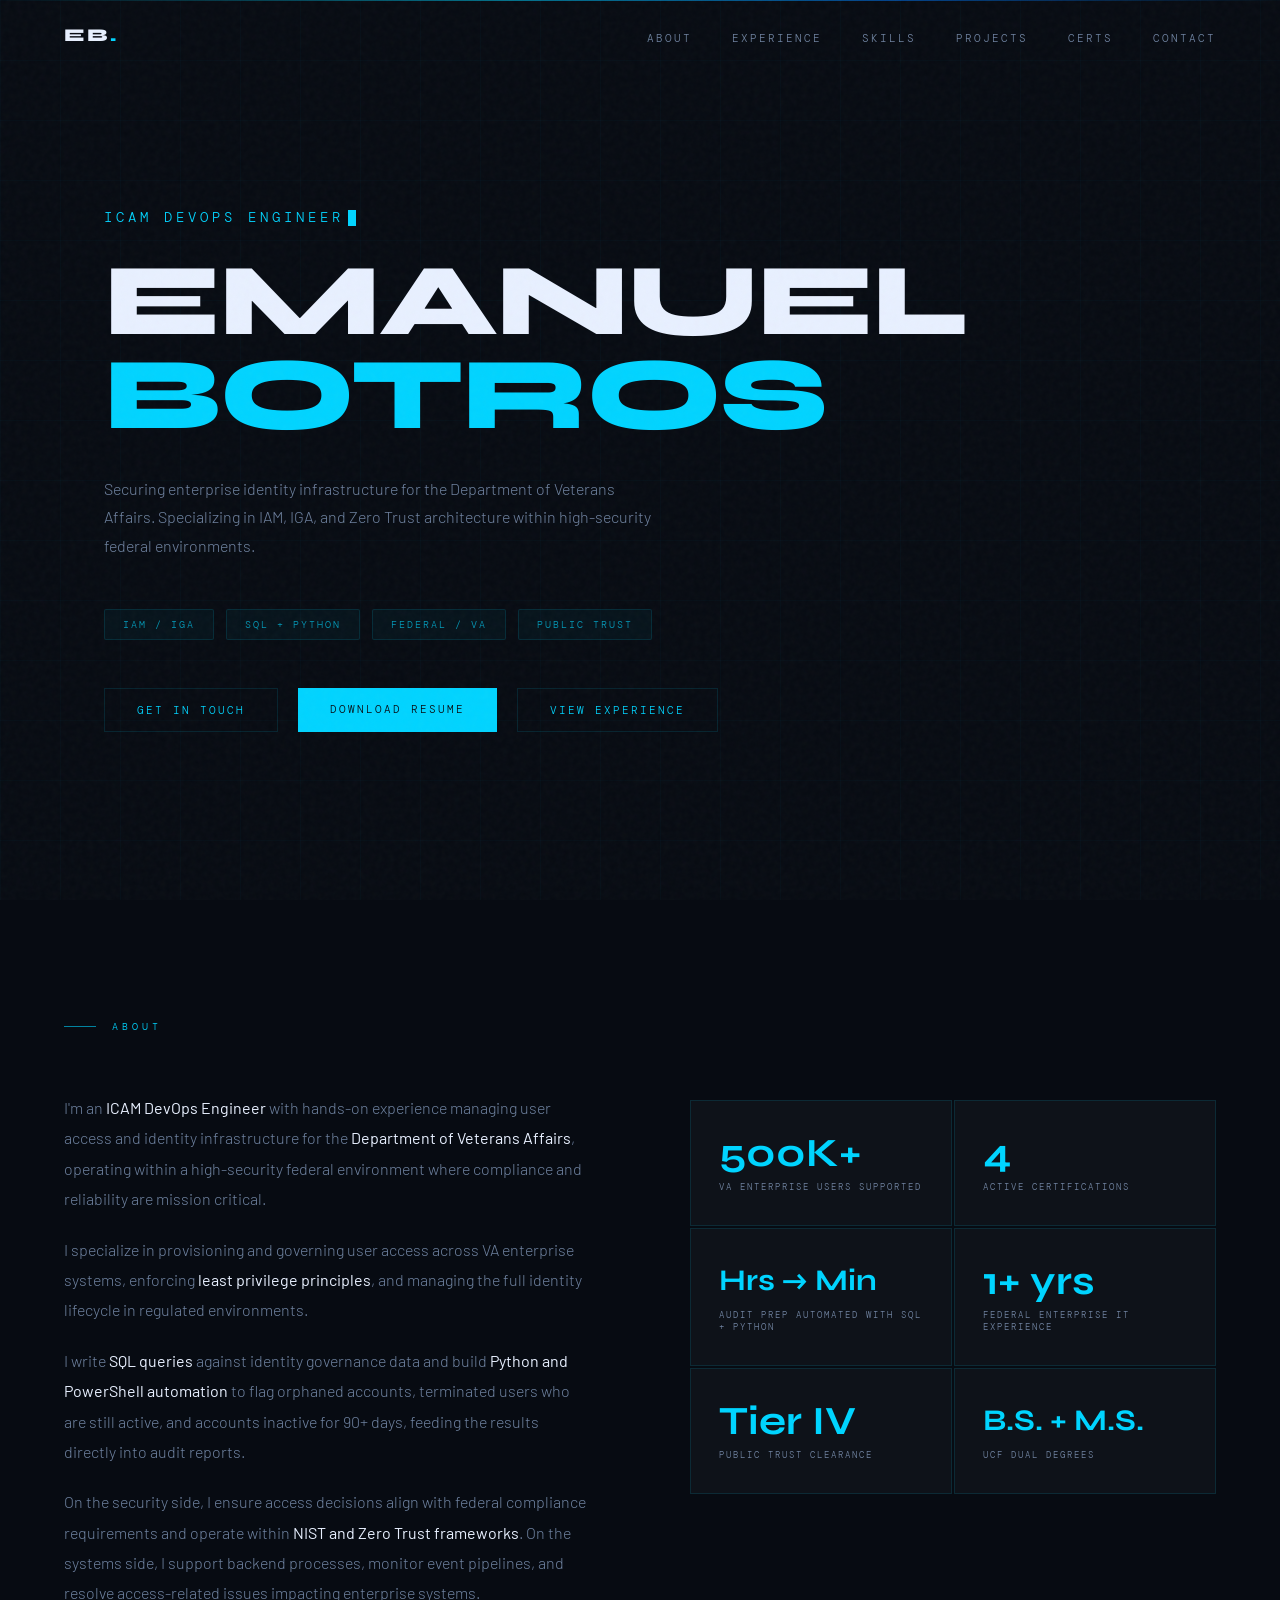
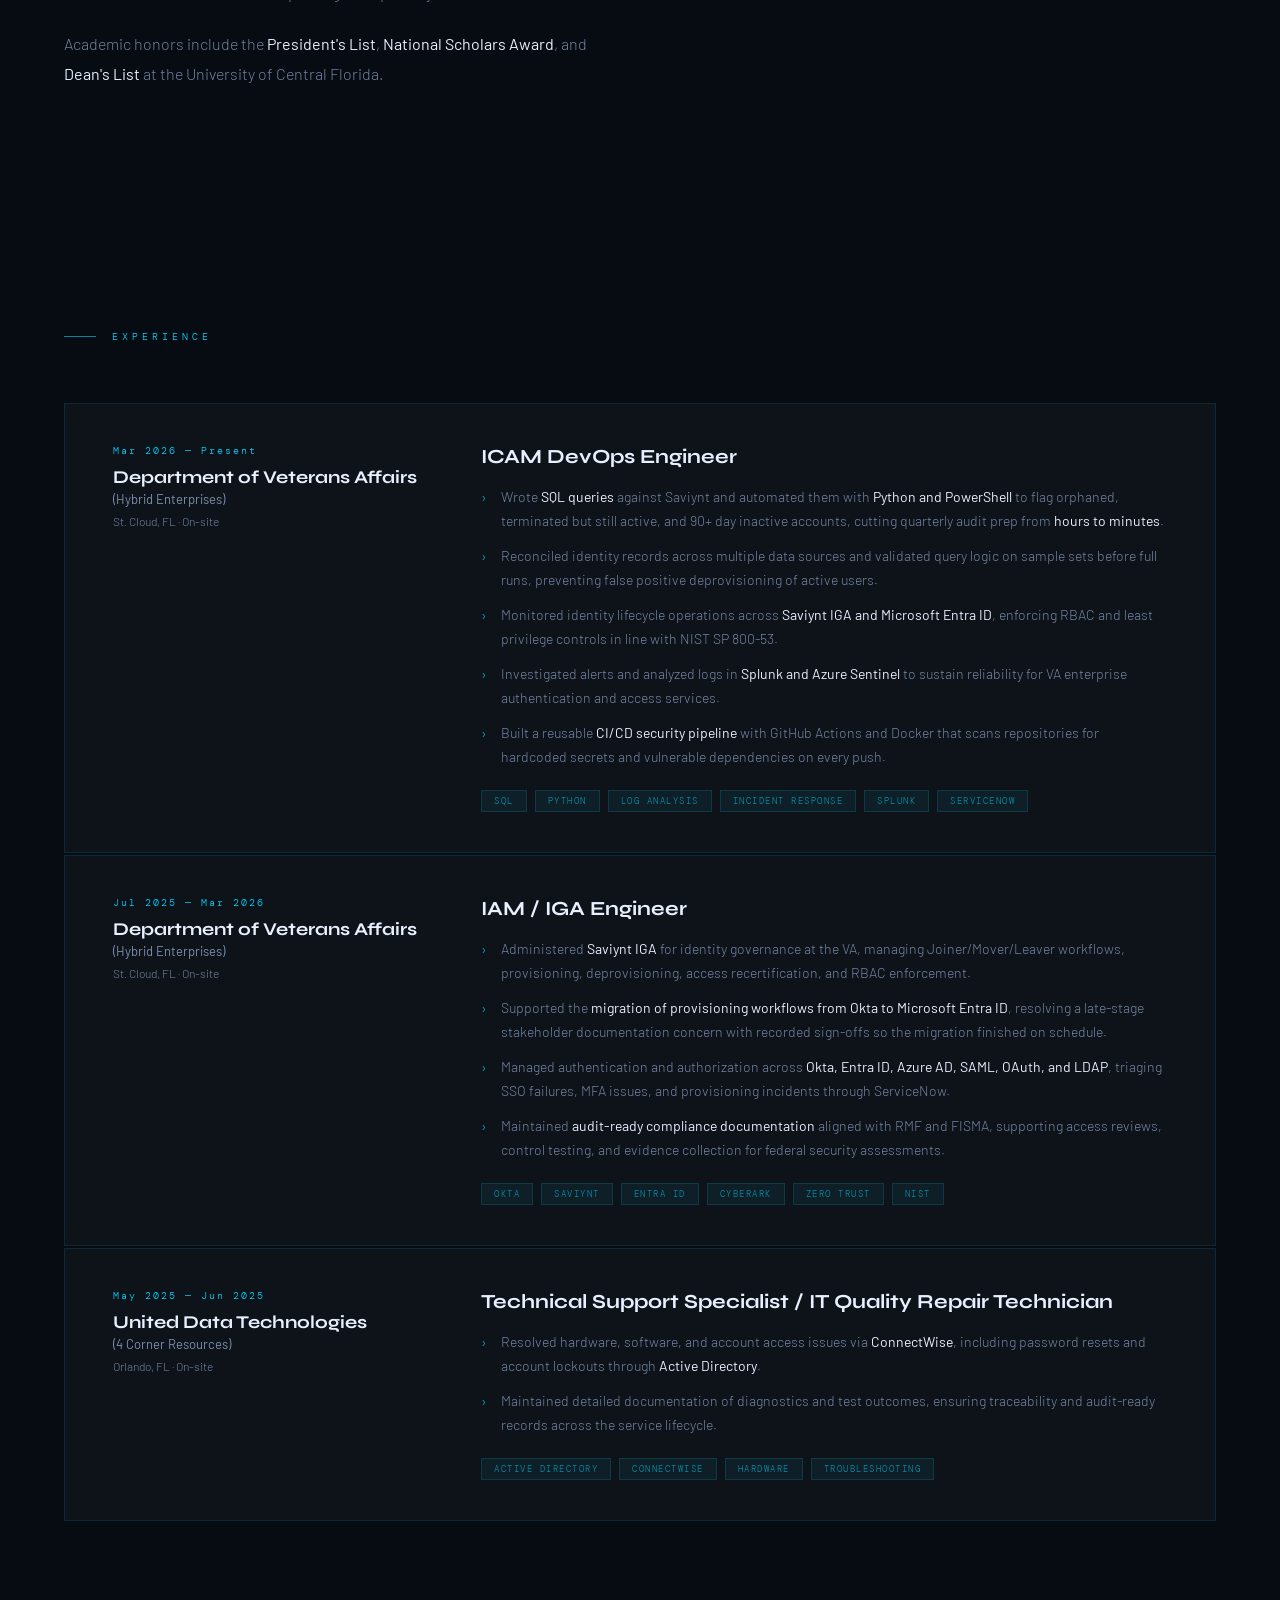
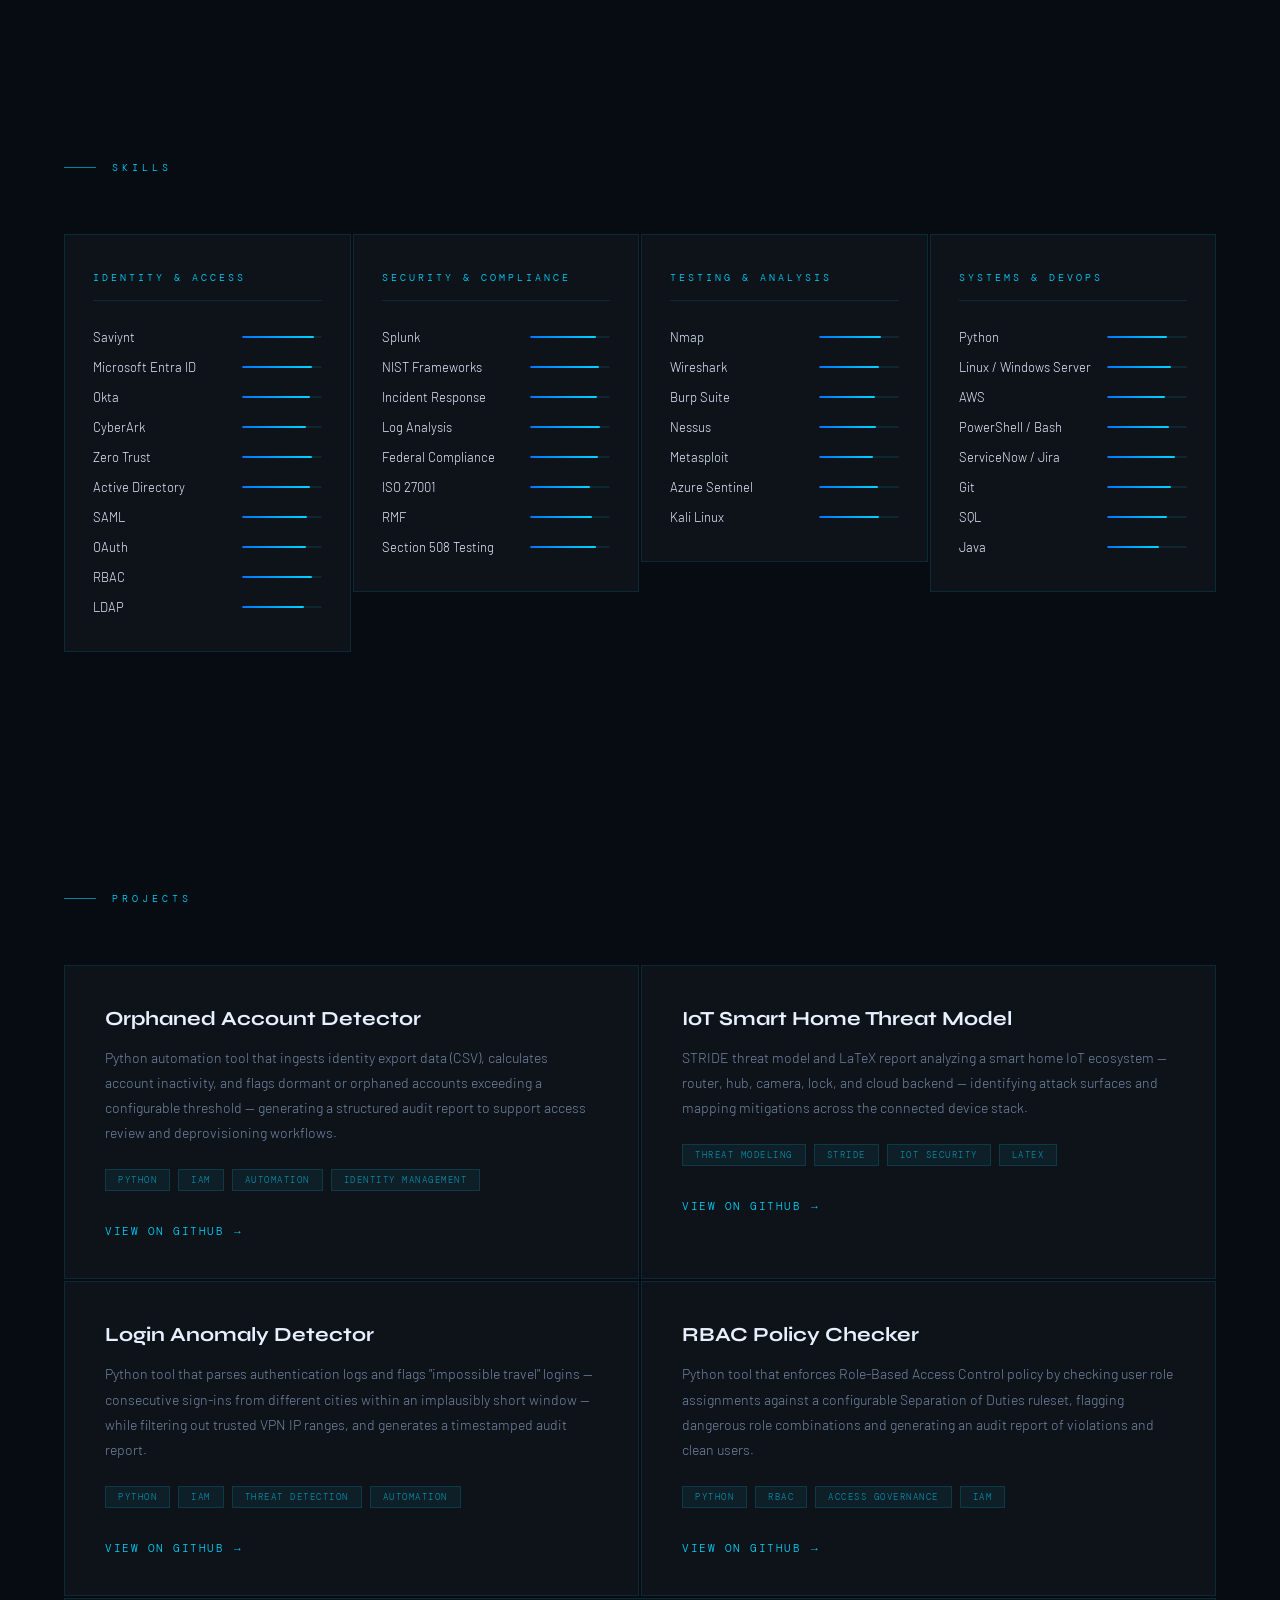
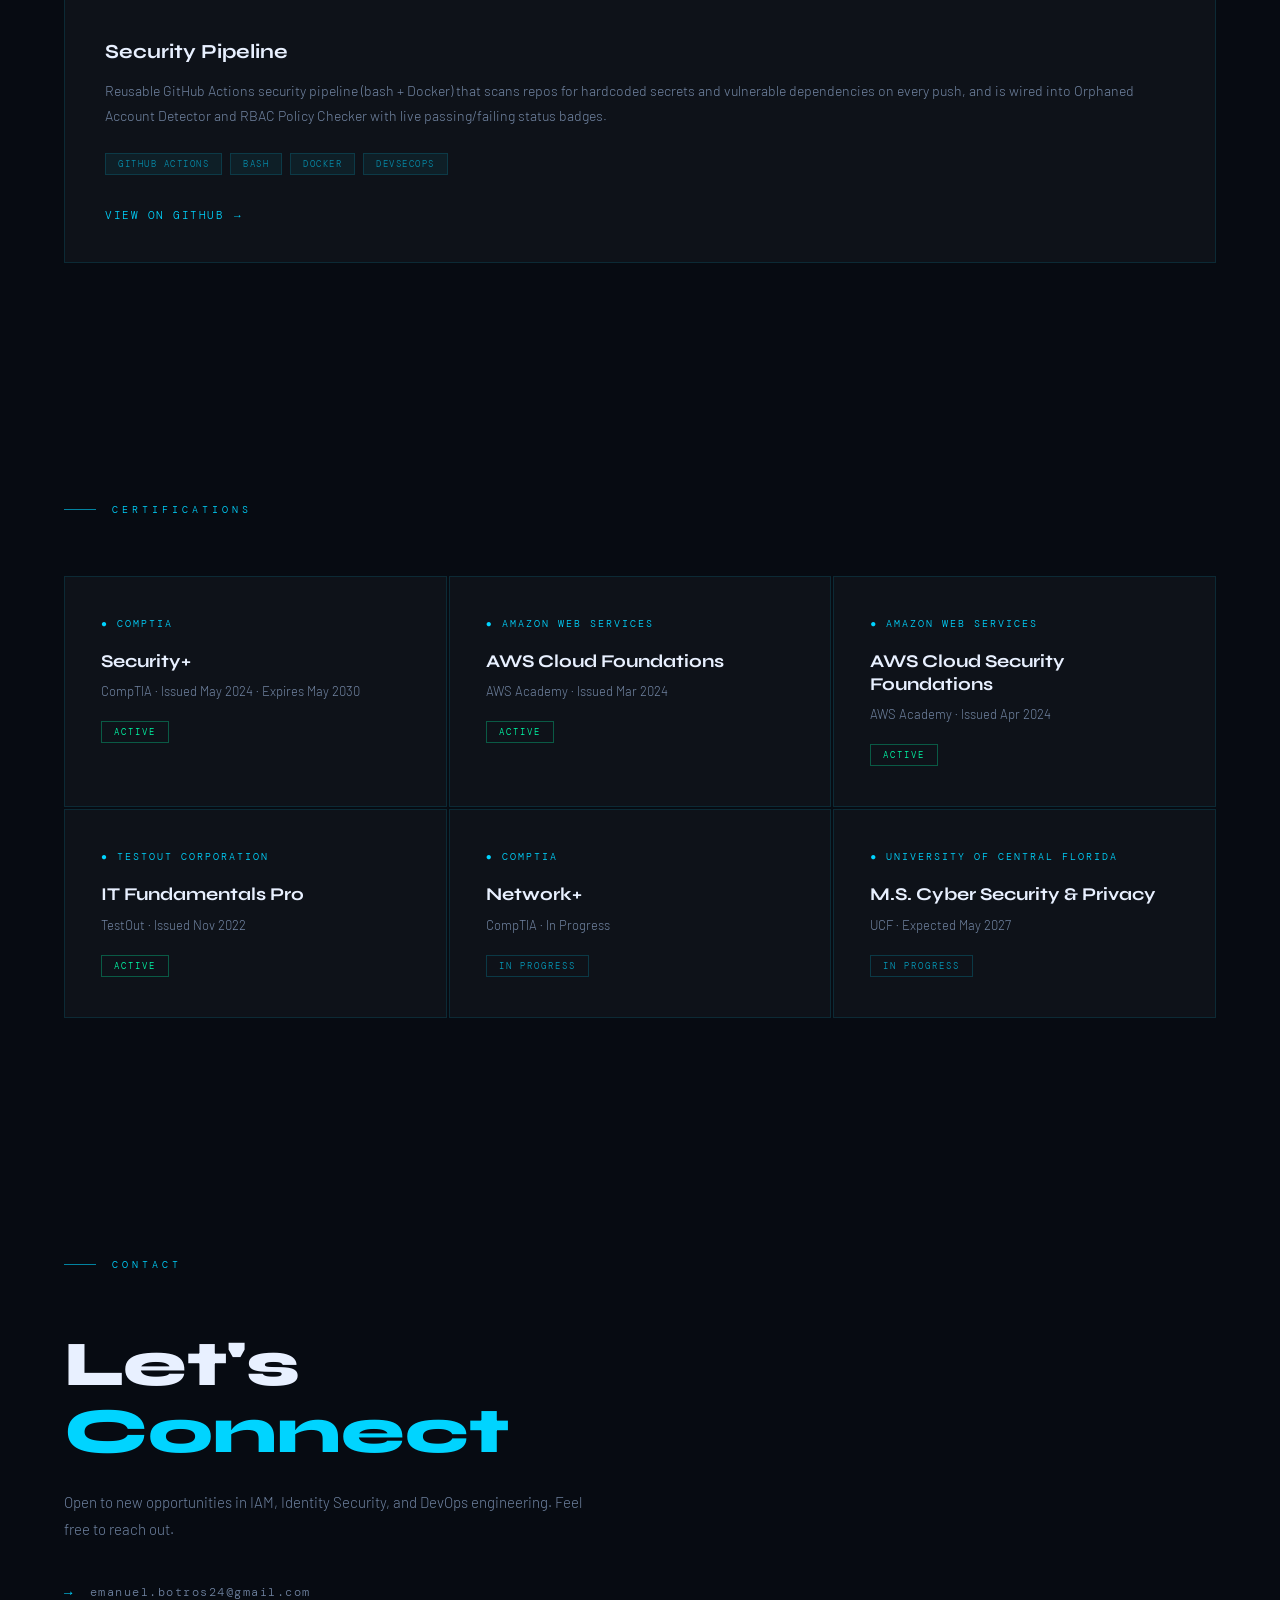
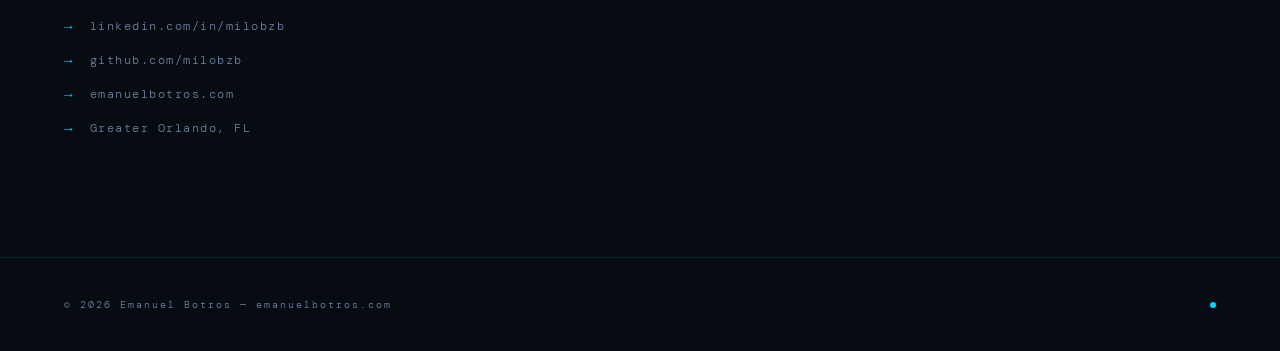
<file: index.html>
<!DOCTYPE html>
<html lang="en">
<head>
<meta charset="UTF-8">
<meta name="viewport" content="width=device-width, initial-scale=1.0">
<title>Emanuel Botros — ICAM DevOps Engineer</title>
<link rel="preconnect" href="https://fonts.googleapis.com">
<link href="https://fonts.googleapis.com/css2?family=Syne:wght@400;700;800&family=DM+Mono:wght@300;400&family=Barlow:wght@300;400&display=swap" rel="stylesheet">
<style>
  :root {
    --bg: #070b12;
    --bg2: #0a0f1a;
    --accent: #00d4ff;
    --accent2: #0077ff;
    --text: #e8f0ff;
    --muted: rgba(180,210,255,0.6);
    --border: rgba(0,212,255,0.12);
    --card: rgba(255,255,255,0.03);
  }

  * { margin: 0; padding: 0; box-sizing: border-box; }

  html { scroll-behavior: smooth; }

  body {
    background: var(--bg);
    color: var(--text);
    font-family: 'Barlow', sans-serif;
    font-weight: 300;
    overflow-x: hidden;
  }

  /* ── NOISE OVERLAY ── */
  body::before {
    content: '';
    position: fixed;
    inset: 0;
    background-image: url("data:image/svg+xml,%3Csvg viewBox='0 0 200 200' xmlns='http://www.w3.org/2000/svg'%3E%3Cfilter id='n'%3E%3CfeTurbulence type='fractalNoise' baseFrequency='0.75' numOctaves='4' stitchTiles='stitch'/%3E%3C/filter%3E%3Crect width='100%25' height='100%25' filter='url(%23n)' opacity='0.03'/%3E%3C/svg%3E");
    pointer-events: none;
    z-index: 1000;
  }

  /* ── GRID BACKGROUND ── */
  .grid-bg {
    position: fixed;
    inset: 0;
    background-image:
      linear-gradient(rgba(0,212,255,0.025) 1px, transparent 1px),
      linear-gradient(90deg, rgba(0,212,255,0.025) 1px, transparent 1px);
    background-size: 60px 60px;
    pointer-events: none;
  }

  /* ── GRID SPOTLIGHT (follows the mouse on desktop) ── */
  .grid-spot {
    position: fixed;
    inset: 0;
    pointer-events: none;
    opacity: 0;
    transition: opacity 0.6s ease;
    background-image:
      radial-gradient(circle 340px at var(--mx, 50%) var(--my, 50%), rgba(0,212,255,0.09), rgba(0,212,255,0.03) 45%, transparent 75%),
      linear-gradient(rgba(0,212,255,0.28) 1px, transparent 1px),
      linear-gradient(90deg, rgba(0,212,255,0.28) 1px, transparent 1px);
    background-size: 100% 100%, 60px 60px, 60px 60px;
    -webkit-mask-image: radial-gradient(circle 320px at var(--mx, 50%) var(--my, 50%), rgba(0,0,0,1) 0%, rgba(0,0,0,0.55) 30%, rgba(0,0,0,0.18) 60%, transparent 100%);
            mask-image: radial-gradient(circle 320px at var(--mx, 50%) var(--my, 50%), rgba(0,0,0,1) 0%, rgba(0,0,0,0.55) 30%, rgba(0,0,0,0.18) 60%, transparent 100%);
    will-change: mask-image, -webkit-mask-image;
  }

  .grid-spot.on { opacity: 1; }

  @media (prefers-reduced-motion: reduce) {
    .grid-spot { display: none; }
  }

  /* ── NAV ── */
  nav {
    position: fixed;
    top: 0;
    left: 0;
    right: 0;
    z-index: 100;
    padding: 24px 64px;
    display: flex;
    justify-content: space-between;
    align-items: center;
    background: transparent;
    transition: background 0.35s ease, backdrop-filter 0.35s ease, padding 0.35s ease;
  }

  /* Nav stays see-through at the top, then fades in a backdrop once you scroll */
  nav.scrolled {
    background: linear-gradient(to bottom, rgba(7,11,18,0.95) 0%, rgba(7,11,18,0) 100%);
    -webkit-backdrop-filter: blur(8px);
            backdrop-filter: blur(8px);
  }

  .nav-logo {
    font-family: 'Syne', sans-serif;
    font-weight: 800;
    font-size: 18px;
    letter-spacing: 2px;
    color: var(--text);
    text-decoration: none;
    text-transform: uppercase;
  }

  .nav-logo span { color: var(--accent); }

  .nav-links {
    display: flex;
    gap: 40px;
    list-style: none;
  }

  .nav-links a {
    font-family: 'DM Mono', monospace;
    font-size: 11px;
    letter-spacing: 2px;
    text-transform: uppercase;
    color: var(--muted);
    text-decoration: none;
    transition: color 0.3s;
  }

  .nav-links a:hover { color: var(--accent); }

  /* ── SECTIONS ── */
  section {
    padding: 120px 64px;
    position: relative;
  }

  .section-label {
    font-family: 'DM Mono', monospace;
    font-size: 10px;
    letter-spacing: 4px;
    text-transform: uppercase;
    color: var(--accent);
    margin-bottom: 60px;
    display: flex;
    align-items: center;
    gap: 16px;
  }

  .section-label::before {
    content: '';
    width: 32px;
    height: 1px;
    background: var(--accent);
    opacity: 0.6;
  }

  /* ── HERO ── */
  #hero {
    display: flex;
    flex-direction: column;
    justify-content: center;
    min-height: 100vh;
    padding-top: 160px;
    max-width: 1200px;
    margin: 0 auto;
  }

  .hero-eyebrow {
    font-family: 'DM Mono', monospace;
    font-size: 14px;
    letter-spacing: 4px;
    text-transform: uppercase;
    color: var(--accent);
    margin-bottom: 28px;
    opacity: 0;
    animation: fadeUp 0.8s ease forwards 0.2s;
  }

  .type-cursor {
    display: inline-block;
    width: 0.6em;
    height: 1.15em;
    margin-left: 4px;
    vertical-align: text-bottom;
    background: var(--accent);
    animation: blink 1s steps(1) infinite;
  }

  @keyframes blink { 50% { opacity: 0; } }

  @media (prefers-reduced-motion: reduce) {
    .type-cursor { animation: none; }
  }

  .hero-name {
    font-family: 'Syne', sans-serif;
    font-weight: 800;
    font-size: clamp(52px, 8vw, 110px);
    line-height: 0.92;
    letter-spacing: -2px;
    color: var(--text);
    margin-bottom: 32px;
    opacity: 0;
    animation: fadeUp 0.8s ease forwards 0.4s;
  }

  .hero-name .last { color: var(--accent); }

  .hero-desc {
    font-size: 16px;
    line-height: 1.8;
    color: var(--muted);
    max-width: 560px;
    margin-bottom: 48px;
    opacity: 0;
    animation: fadeUp 0.8s ease forwards 0.6s;
  }

  .hero-tags {
    display: flex;
    gap: 12px;
    flex-wrap: wrap;
    opacity: 0;
    animation: fadeUp 0.8s ease forwards 0.8s;
  }

  .tag {
    font-family: 'DM Mono', monospace;
    font-size: 10px;
    letter-spacing: 2px;
    text-transform: uppercase;
    color: rgba(0,212,255,0.7);
    border: 1px solid var(--border);
    padding: 8px 18px;
    border-radius: 2px;
    background: rgba(0,212,255,0.04);
  }

  .hero-cta {
    margin-top: 48px;
    display: flex;
    gap: 20px;
    opacity: 0;
    animation: fadeUp 0.8s ease forwards 1s;
  }

  .btn-primary {
    font-family: 'DM Mono', monospace;
    font-size: 11px;
    letter-spacing: 2px;
    text-transform: uppercase;
    color: var(--bg);
    background: var(--accent);
    border: none;
    padding: 14px 32px;
    cursor: pointer;
    text-decoration: none;
    transition: opacity 0.3s;
  }

  .btn-primary:hover { opacity: 0.85; }

  .btn-secondary {
    font-family: 'DM Mono', monospace;
    font-size: 11px;
    letter-spacing: 2px;
    text-transform: uppercase;
    color: var(--accent);
    background: transparent;
    border: 1px solid var(--border);
    padding: 14px 32px;
    cursor: pointer;
    text-decoration: none;
    transition: border-color 0.3s;
  }

  .btn-secondary:hover { border-color: var(--accent); }

  /* ── ABOUT ── */
  #about {
    max-width: 1200px;
    margin: 0 auto;
    display: grid;
    grid-template-columns: 1fr 1fr;
    gap: 100px;
    align-items: start;
  }

  .about-text {
    font-size: 16px;
    line-height: 1.9;
    color: var(--muted);
  }

  .about-text p + p { margin-top: 20px; }

  .about-text strong {
    color: var(--text);
    font-weight: 400;
  }

  .about-stats {
    display: grid;
    grid-template-columns: 1fr 1fr;
    gap: 2px;
    margin-top: 80px;
  }

  .stat-box {
    background: var(--card);
    border: 1px solid var(--border);
    padding: 32px 28px;
  }

  .stat-num {
    font-family: 'Syne', sans-serif;
    font-weight: 700;
    font-size: 40px;
    color: var(--accent);
    line-height: 1;
    margin-bottom: 8px;
  }

  .stat-num-sm { font-size: 30px; line-height: 1.33; }
  @media (min-width: 901px) and (max-width: 1150px) {
    .stat-num-sm { font-size: 24px; line-height: 1.67; }
  }

  .stat-label {
    font-family: 'DM Mono', monospace;
    font-size: 9px;
    letter-spacing: 2px;
    text-transform: uppercase;
    color: var(--muted);
  }

  /* ── EXPERIENCE ── */
  #experience {
    max-width: 1200px;
    margin: 0 auto;
  }

  .exp-list { display: flex; flex-direction: column; gap: 2px; }

  .exp-item {
    background: var(--card);
    border: 1px solid var(--border);
    padding: 40px 48px;
    display: grid;
    grid-template-columns: 320px 1fr;
    gap: 48px;
    transition: border-color 0.3s, background 0.3s;
    cursor: default;
  }

  .exp-item:hover {
    border-color: rgba(0,212,255,0.3);
    background: rgba(0,212,255,0.03);
  }

  .exp-meta { }

  .exp-period {
    font-family: 'DM Mono', monospace;
    font-size: 10px;
    letter-spacing: 2px;
    color: var(--accent);
    margin-bottom: 8px;
  }

  .exp-company {
    font-family: 'Syne', sans-serif;
    font-weight: 700;
    font-size: 18px;
    line-height: 1.35;
    color: var(--text);
    margin-bottom: 6px;
    white-space: nowrap;
  }

  .exp-contractor {
    display: block;
    font-family: 'Barlow', sans-serif;
    font-weight: 400;
    font-size: 13px;
    color: rgba(180,210,255,0.65);
    margin-top: 2px;
  }

  .exp-location {
    font-size: 12px;
    color: var(--muted);
  }

  .exp-role {
    font-family: 'Syne', sans-serif;
    font-weight: 700;
    font-size: 20px;
    color: var(--text);
    margin-bottom: 16px;
  }

  .exp-desc {
    font-size: 14px;
    line-height: 1.8;
    color: var(--muted);
    margin-bottom: 20px;
  }

  .exp-points {
    list-style: none;
    margin-bottom: 20px;
    display: flex;
    flex-direction: column;
    gap: 10px;
  }

  .exp-points li {
    font-size: 14px;
    line-height: 1.75;
    color: var(--muted);
    padding-left: 20px;
    position: relative;
  }

  .exp-points li::before {
    content: '›';
    position: absolute;
    left: 0;
    color: var(--accent);
  }

  .exp-points strong { color: var(--text); font-weight: 400; }

  .exp-tags {
    display: flex;
    gap: 8px;
    flex-wrap: wrap;
  }

  .exp-tag {
    font-family: 'DM Mono', monospace;
    font-size: 9px;
    letter-spacing: 1.5px;
    text-transform: uppercase;
    color: rgba(0,212,255,0.6);
    background: rgba(0,212,255,0.06);
    border: 1px solid rgba(0,212,255,0.15);
    padding: 4px 12px;
  }

  /* ── SKILLS ── */
  #skills {
    max-width: 1200px;
    margin: 0 auto;
  }

  .skills-grid {
    display: grid;
    grid-template-columns: repeat(4, 1fr);
    gap: 2px;
    align-items: start;
  }

  @media (max-width: 980px) {
    .skills-grid { grid-template-columns: repeat(2, 1fr); }
  }

  @media (max-width: 600px) {
    .skills-grid { grid-template-columns: 1fr; }
  }

  .skill-category {
    background: var(--card);
    border: 1px solid var(--border);
    padding: 36px 28px;
    transition: border-color 0.3s;
  }

  .skill-category:hover { border-color: rgba(0,212,255,0.25); }

  .skill-cat-title {
    font-family: 'DM Mono', monospace;
    font-size: 10px;
    letter-spacing: 3px;
    text-transform: uppercase;
    color: var(--accent);
    margin-bottom: 28px;
    padding-bottom: 16px;
    border-bottom: 1px solid var(--border);
  }

  .skill-list {
    display: flex;
    flex-direction: column;
    gap: 14px;
  }

  .skill-item {
    display: flex;
    justify-content: space-between;
    align-items: center;
  }

  .skill-name {
    font-size: 13px;
    color: var(--text);
  }

  .skill-bar {
    width: 80px;
    height: 2px;
    background: rgba(0,212,255,0.1);
    border-radius: 1px;
    overflow: hidden;
  }

  .skill-fill {
    height: 100%;
    background: linear-gradient(90deg, var(--accent2), var(--accent));
    border-radius: 1px;
  }

  /* ── PROJECTS ── */
  #projects {
    max-width: 1200px;
    margin: 0 auto;
  }

  .projects-grid {
    display: grid;
    grid-template-columns: repeat(2, 1fr);
    gap: 2px;
  }

  .project-card-wide {
    grid-column: 1 / -1;
  }

  .project-card {
    background: var(--card);
    border: 1px solid var(--border);
    padding: 40px 40px;
    transition: border-color 0.3s;
    position: relative;
    overflow: hidden;
  }

  .project-card::before {
    content: '';
    position: absolute;
    top: 0;
    left: 0;
    right: 0;
    height: 2px;
    background: linear-gradient(90deg, var(--accent2), var(--accent));
    opacity: 0;
    transition: opacity 0.3s;
  }

  .project-card:hover { border-color: rgba(0,212,255,0.3); }
  .project-card:hover::before { opacity: 1; }

  .project-name {
    font-family: 'Syne', sans-serif;
    font-weight: 700;
    font-size: 20px;
    color: var(--text);
    margin-bottom: 14px;
  }

  .project-desc {
    font-size: 14px;
    line-height: 1.8;
    color: var(--muted);
    margin-bottom: 24px;
  }

  .project-tags {
    display: flex;
    gap: 8px;
    flex-wrap: wrap;
    margin-bottom: 28px;
  }

  .project-tag {
    font-family: 'DM Mono', monospace;
    font-size: 9px;
    letter-spacing: 1.5px;
    text-transform: uppercase;
    color: rgba(0,212,255,0.6);
    background: rgba(0,212,255,0.06);
    border: 1px solid rgba(0,212,255,0.15);
    padding: 4px 12px;
  }

  .project-link {
    display: inline-flex;
    align-items: center;
    gap: 10px;
    font-family: 'DM Mono', monospace;
    font-size: 11px;
    letter-spacing: 1.5px;
    text-transform: uppercase;
    color: var(--accent);
    text-decoration: none;
    transition: opacity 0.3s;
  }

  .project-link:hover { opacity: 0.75; }

  .project-link::after { content: '→'; }

  /* ── CERTIFICATIONS ── */
  #certifications {
    max-width: 1200px;
    margin: 0 auto;
  }

  .cert-grid {
    display: grid;
    grid-template-columns: repeat(3, 1fr);
    gap: 2px;
  }

  .cert-card {
    background: var(--card);
    border: 1px solid var(--border);
    padding: 40px 36px;
    transition: border-color 0.3s, transform 0.3s;
    position: relative;
    overflow: hidden;
  }

  .cert-card::before {
    content: '';
    position: absolute;
    top: 0;
    left: 0;
    right: 0;
    height: 2px;
    background: linear-gradient(90deg, var(--accent2), var(--accent));
    opacity: 0;
    transition: opacity 0.3s;
  }

  .cert-card:hover { border-color: rgba(0,212,255,0.3); }
  .cert-card:hover::before { opacity: 1; }

  .cert-icon {
    font-family: 'DM Mono', monospace;
    font-size: 10px;
    letter-spacing: 2px;
    text-transform: uppercase;
    color: var(--accent);
    margin-bottom: 20px;
  }

  .cert-name {
    font-family: 'Syne', sans-serif;
    font-weight: 700;
    font-size: 18px;
    color: var(--text);
    margin-bottom: 10px;
    line-height: 1.3;
  }

  .cert-issuer {
    font-size: 13px;
    color: var(--muted);
    margin-bottom: 20px;
  }

  .cert-status {
    font-family: 'DM Mono', monospace;
    font-size: 9px;
    letter-spacing: 2px;
    text-transform: uppercase;
    color: rgba(0,212,255,0.7);
    border: 1px solid rgba(0,212,255,0.2);
    display: inline-block;
    padding: 4px 12px;
  }

  .cert-status.active { color: #00ffaa; border-color: rgba(0,255,170,0.3); }

  /* ── CONTACT ── */
  #contact {
    max-width: 1200px;
    margin: 0 auto;
    display: grid;
    grid-template-columns: 1fr 1fr;
    gap: 100px;
    align-items: start;
  }

  .contact-heading {
    font-family: 'Syne', sans-serif;
    font-weight: 800;
    font-size: clamp(36px, 5vw, 64px);
    line-height: 1.05;
    color: var(--text);
    margin-bottom: 24px;
  }

  .contact-heading span { color: var(--accent); }

  .contact-sub {
    font-size: 15px;
    color: var(--muted);
    line-height: 1.8;
    margin-bottom: 40px;
  }

  .contact-links { display: flex; flex-direction: column; gap: 16px; }

  .contact-link {
    display: flex;
    align-items: center;
    gap: 16px;
    font-family: 'DM Mono', monospace;
    font-size: 12px;
    letter-spacing: 1.5px;
    color: var(--muted);
    text-decoration: none;
    transition: color 0.3s;
  }

  .contact-link:hover { color: var(--accent); }

  .contact-link::before {
    content: '→';
    color: var(--accent);
    font-size: 14px;
  }

  .contact-form { display: flex; flex-direction: column; gap: 16px; }

  .form-group { display: flex; flex-direction: column; gap: 8px; }

  .form-label {
    font-family: 'DM Mono', monospace;
    font-size: 9px;
    letter-spacing: 2px;
    text-transform: uppercase;
    color: var(--muted);
  }

  .form-input, .form-textarea {
    background: var(--card);
    border: 1px solid var(--border);
    color: var(--text);
    font-family: 'Barlow', sans-serif;
    font-size: 14px;
    padding: 14px 18px;
    outline: none;
    transition: border-color 0.3s;
    width: 100%;
    resize: none;
  }

  .form-input:focus, .form-textarea:focus { border-color: rgba(0,212,255,0.4); }

  .form-textarea { height: 140px; }

  /* ── FOOTER ── */
  footer {
    border-top: 1px solid var(--border);
    padding: 40px 64px;
    display: flex;
    justify-content: space-between;
    align-items: center;
    max-width: 100%;
  }

  .footer-copy {
    font-family: 'DM Mono', monospace;
    font-size: 10px;
    letter-spacing: 2px;
    color: var(--muted);
  }

  .footer-dot {
    width: 6px;
    height: 6px;
    background: var(--accent);
    border-radius: 50%;
    animation: pulse 2s ease-in-out infinite;
  }

  /* ── TOP LINE ── */
  .top-line {
    position: fixed;
    top: 0;
    left: 0;
    right: 0;
    height: 1px;
    background: linear-gradient(90deg, transparent, var(--accent) 40%, var(--accent2) 70%, transparent);
    opacity: 0.5;
    z-index: 200;
  }

  /* ── SCROLL PROGRESS ── */
  .scroll-progress {
    position: fixed;
    top: 0;
    left: 0;
    right: 0;
    height: 2px;
    background: linear-gradient(90deg, var(--accent2), var(--accent));
    box-shadow: 0 0 8px rgba(0,212,255,0.6);
    transform: scaleX(0);
    transform-origin: left;
    z-index: 201;
    pointer-events: none;
  }

  /* ── TEXT SELECTION ── */
  ::selection { background: rgba(0,212,255,0.35); color: #fff; }

  /* ── ANIMATIONS ── */
  @keyframes fadeUp {
    from { opacity: 0; transform: translateY(24px); }
    to { opacity: 1; transform: translateY(0); }
  }

  @keyframes pulse {
    0%, 100% { opacity: 1; }
    50% { opacity: 0.3; }
  }

  /* Scroll reveal */
  .reveal {
    opacity: 0;
    transform: translateY(30px);
    transition: opacity 0.7s ease, transform 0.7s ease;
  }

  .reveal.visible {
    opacity: 1;
    transform: translateY(0);
  }

  /* ── MOBILE (phones and small tablets only, desktop unchanged) ── */
  @media (max-width: 900px) {
    nav { padding: 18px 20px; }
    .nav-links { gap: 20px; }
    section { padding: 80px 20px; }
    #hero { padding-top: 120px; min-height: auto; padding-bottom: 60px; }
    #about, #contact { grid-template-columns: 1fr; gap: 40px; }
    .about-stats { margin-top: 0; }
    .exp-item { grid-template-columns: 1fr; gap: 16px; padding: 28px 24px; }
    .exp-company { white-space: normal; font-size: 16px; }
    .projects-grid { grid-template-columns: 1fr; }
    .cert-grid { grid-template-columns: repeat(2, 1fr); }
    footer { padding: 28px 20px; }
  }

  @media (max-width: 640px) {
    .nav-links { display: none; }
    .hero-name { font-size: clamp(30px, 10.5vw, 60px); letter-spacing: -1px; }
    .hero-eyebrow { font-size: 12px; letter-spacing: 3px; }
    .hero-cta { flex-direction: column; }
    .hero-cta a { text-align: center; }
    .section-label { margin-bottom: 36px; }
    .stat-num { font-size: 30px; }
    .stat-num-sm { font-size: 19px; line-height: 1.58; }
    .stat-box { padding: 24px 20px; }
    .project-card, .cert-card, .skill-category { padding: 28px 24px; }
    .cert-grid { grid-template-columns: 1fr; }
    .exp-desc, .project-desc { font-size: 15px; }
  }

  /* ── SCROLLBAR ── */
  ::-webkit-scrollbar { width: 4px; }
  ::-webkit-scrollbar-track { background: var(--bg); }
  ::-webkit-scrollbar-thumb { background: rgba(0,212,255,0.3); }

  </style>
</head>
<body>

<div class="top-line"></div>
<div class="scroll-progress" id="scroll-progress"></div>
<div class="grid-bg"></div>
<div class="grid-spot" id="grid-spot"></div>

<!-- NAV -->
<nav>
  <a href="#hero" class="nav-logo">EB<span>.</span></a>
  <ul class="nav-links">
    <li><a href="#about">About</a></li>
    <li><a href="#experience">Experience</a></li>
    <li><a href="#skills">Skills</a></li>
    <li><a href="#projects">Projects</a></li>
    <li><a href="#certifications">Certs</a></li>
    <li><a href="#contact">Contact</a></li>
  </ul>
</nav>

<!-- HERO -->
<section id="hero">
  <div class="hero-eyebrow" aria-label="ICAM DevOps Engineer"><span id="type-text" aria-hidden="true">ICAM DevOps Engineer</span><span class="type-cursor" aria-hidden="true"></span></div>
  <h1 class="hero-name">
    EMANUEL<br><span class="last">BOTROS</span>
  </h1>
  <p class="hero-desc">
    Securing enterprise identity infrastructure for the Department of Veterans Affairs. Specializing in IAM, IGA, and Zero Trust architecture within high-security federal environments.
  </p>
  <div class="hero-tags">
    <span class="tag">IAM / IGA</span>
    <span class="tag">SQL + Python</span>
    <span class="tag">Federal / VA</span>
    <span class="tag">Public Trust</span>
  </div>
  <div class="hero-cta">
    <a href="#contact" class="btn-secondary">Get in Touch</a>
    <a href="Emanuel_Botros_Resume.pdf" class="btn-primary" download>Download Resume</a>
    <a href="#experience" class="btn-secondary">View Experience</a>
  </div>
</section>

<!-- ABOUT -->
<section>
  <div id="about">
    <div>
      <div class="section-label">About</div>
      <div class="about-text">
        <p>I'm an <strong>ICAM DevOps Engineer</strong> with hands-on experience managing user access and identity infrastructure for the <strong>Department of Veterans Affairs</strong>, operating within a high-security federal environment where compliance and reliability are mission critical.</p>
        <p>I specialize in provisioning and governing user access across VA enterprise systems, enforcing <strong>least privilege principles</strong>, and managing the full identity lifecycle in regulated environments.</p>
        <p>I write <strong>SQL queries</strong> against identity governance data and build <strong>Python and PowerShell automation</strong> to flag orphaned accounts, terminated users who are still active, and accounts inactive for 90+ days, feeding the results directly into audit reports.</p>
        <p>On the security side, I ensure access decisions align with federal compliance requirements and operate within <strong>NIST and Zero Trust frameworks</strong>. On the systems side, I support backend processes, monitor event pipelines, and resolve access-related issues impacting enterprise systems.</p>
        <p>Academic honors include the <strong>President's List</strong>, <strong>National Scholars Award</strong>, and <strong>Dean's List</strong> at the University of Central Florida.</p>
      </div>
    </div>
    <div class="about-stats reveal">
      <div class="stat-box">
        <div class="stat-num" data-count="500" data-suffix="K+">500K+</div>
        <div class="stat-label">VA Enterprise Users Supported</div>
      </div>
      <div class="stat-box">
        <div class="stat-num" data-count="4">4</div>
        <div class="stat-label">Active Certifications</div>
      </div>
      <div class="stat-box">
        <div class="stat-num stat-num-sm">Hrs → Min</div>
        <div class="stat-label">Audit Prep Automated with SQL + Python</div>
      </div>
      <div class="stat-box">
        <div class="stat-num" data-count="1" data-suffix="+ yrs">1+ yrs</div>
        <div class="stat-label">Federal Enterprise IT Experience</div>
      </div>
      <div class="stat-box">
        <div class="stat-num">Tier IV</div>
        <div class="stat-label">Public Trust Clearance</div>
      </div>
      <div class="stat-box">
        <div class="stat-num stat-num-sm">B.S. + M.S.</div>
        <div class="stat-label">UCF Dual Degrees</div>
      </div>
    </div>
  </div>
</section>

<!-- EXPERIENCE -->
<section>
  <div id="experience">
    <div class="section-label">Experience</div>
    <div class="exp-list">

      <div class="exp-item reveal">
        <div class="exp-meta">
          <div class="exp-period">Mar 2026 — Present</div>
          <div class="exp-company">Department of Veterans Affairs<span class="exp-contractor">(Hybrid Enterprises)</span></div>
          <div class="exp-location">St. Cloud, FL · On-site</div>
        </div>
        <div>
          <div class="exp-role">ICAM DevOps Engineer</div>
          <ul class="exp-points">
            <li>Wrote <strong>SQL queries</strong> against Saviynt and automated them with <strong>Python and PowerShell</strong> to flag orphaned, terminated but still active, and 90+ day inactive accounts, cutting quarterly audit prep from <strong>hours to minutes</strong>.</li>
            <li>Reconciled identity records across multiple data sources and validated query logic on sample sets before full runs, preventing false positive deprovisioning of active users.</li>
            <li>Monitored identity lifecycle operations across <strong>Saviynt IGA and Microsoft Entra ID</strong>, enforcing RBAC and least privilege controls in line with NIST SP 800-53.</li>
            <li>Investigated alerts and analyzed logs in <strong>Splunk and Azure Sentinel</strong> to sustain reliability for VA enterprise authentication and access services.</li>
            <li>Built a reusable <strong>CI/CD security pipeline</strong> with GitHub Actions and Docker that scans repositories for hardcoded secrets and vulnerable dependencies on every push.</li>
          </ul>
          <div class="exp-tags">
            <span class="exp-tag">SQL</span>
            <span class="exp-tag">Python</span>
            <span class="exp-tag">Log Analysis</span>
            <span class="exp-tag">Incident Response</span>
            <span class="exp-tag">Splunk</span>
            <span class="exp-tag">ServiceNow</span>
          </div>
        </div>
      </div>

      <div class="exp-item reveal">
        <div class="exp-meta">
          <div class="exp-period">Jul 2025 — Mar 2026</div>
          <div class="exp-company">Department of Veterans Affairs<span class="exp-contractor">(Hybrid Enterprises)</span></div>
          <div class="exp-location">St. Cloud, FL · On-site</div>
        </div>
        <div>
          <div class="exp-role">IAM / IGA Engineer</div>
          <ul class="exp-points">
            <li>Administered <strong>Saviynt IGA</strong> for identity governance at the VA, managing Joiner/Mover/Leaver workflows, provisioning, deprovisioning, access recertification, and RBAC enforcement.</li>
            <li>Supported the <strong>migration of provisioning workflows from Okta to Microsoft Entra ID</strong>, resolving a late-stage stakeholder documentation concern with recorded sign-offs so the migration finished on schedule.</li>
            <li>Managed authentication and authorization across <strong>Okta, Entra ID, Azure AD, SAML, OAuth, and LDAP</strong>, triaging SSO failures, MFA issues, and provisioning incidents through ServiceNow.</li>
            <li>Maintained <strong>audit-ready compliance documentation</strong> aligned with RMF and FISMA, supporting access reviews, control testing, and evidence collection for federal security assessments.</li>
          </ul>
          <div class="exp-tags">
            <span class="exp-tag">Okta</span>
            <span class="exp-tag">Saviynt</span>
            <span class="exp-tag">Entra ID</span>
            <span class="exp-tag">CyberArk</span>
            <span class="exp-tag">Zero Trust</span>
            <span class="exp-tag">NIST</span>
          </div>
        </div>
      </div>

      <div class="exp-item reveal">
        <div class="exp-meta">
          <div class="exp-period">May 2025 — Jun 2025</div>
          <div class="exp-company">United Data Technologies<span class="exp-contractor">(4 Corner Resources)</span></div>
          <div class="exp-location">Orlando, FL · On-site</div>
        </div>
        <div>
          <div class="exp-role">Technical Support Specialist / IT Quality Repair Technician</div>
          <ul class="exp-points">
            <li>Resolved hardware, software, and account access issues via <strong>ConnectWise</strong>, including password resets and account lockouts through <strong>Active Directory</strong>.</li>
            <li>Maintained detailed documentation of diagnostics and test outcomes, ensuring traceability and audit-ready records across the service lifecycle.</li>
          </ul>
          <div class="exp-tags">
            <span class="exp-tag">Active Directory</span>
            <span class="exp-tag">ConnectWise</span>
            <span class="exp-tag">Hardware</span>
            <span class="exp-tag">Troubleshooting</span>
          </div>
        </div>
      </div>

    </div>
  </div>
</section>

<!-- SKILLS -->
<section>
  <div id="skills">
    <div class="section-label">Skills</div>
    <div class="skills-grid">

      <div class="skill-category reveal">
        <div class="skill-cat-title">Identity & Access</div>
        <div class="skill-list">
          <div class="skill-item">
            <span class="skill-name">Saviynt</span>
            <div class="skill-bar"><div class="skill-fill" style="width:90%"></div></div>
          </div>
          <div class="skill-item">
            <span class="skill-name">Microsoft Entra ID</span>
            <div class="skill-bar"><div class="skill-fill" style="width:88%"></div></div>
          </div>
          <div class="skill-item">
            <span class="skill-name">Okta</span>
            <div class="skill-bar"><div class="skill-fill" style="width:85%"></div></div>
          </div>
          <div class="skill-item">
            <span class="skill-name">CyberArk</span>
            <div class="skill-bar"><div class="skill-fill" style="width:80%"></div></div>
          </div>
          <div class="skill-item">
            <span class="skill-name">Zero Trust</span>
            <div class="skill-bar"><div class="skill-fill" style="width:88%"></div></div>
          </div>
          <div class="skill-item">
            <span class="skill-name">Active Directory</span>
            <div class="skill-bar"><div class="skill-fill" style="width:85%"></div></div>
          </div>
          <div class="skill-item">
            <span class="skill-name">SAML</span>
            <div class="skill-bar"><div class="skill-fill" style="width:82%"></div></div>
          </div>
          <div class="skill-item">
            <span class="skill-name">OAuth</span>
            <div class="skill-bar"><div class="skill-fill" style="width:80%"></div></div>
          </div>
          <div class="skill-item">
            <span class="skill-name">RBAC</span>
            <div class="skill-bar"><div class="skill-fill" style="width:88%"></div></div>
          </div>
          <div class="skill-item">
            <span class="skill-name">LDAP</span>
            <div class="skill-bar"><div class="skill-fill" style="width:78%"></div></div>
          </div>
        </div>
      </div>

      <div class="skill-category reveal">
        <div class="skill-cat-title">Security & Compliance</div>
        <div class="skill-list">
          <div class="skill-item">
            <span class="skill-name">Splunk</span>
            <div class="skill-bar"><div class="skill-fill" style="width:82%"></div></div>
          </div>
          <div class="skill-item">
            <span class="skill-name">NIST Frameworks</span>
            <div class="skill-bar"><div class="skill-fill" style="width:86%"></div></div>
          </div>
          <div class="skill-item">
            <span class="skill-name">Incident Response</span>
            <div class="skill-bar"><div class="skill-fill" style="width:84%"></div></div>
          </div>
          <div class="skill-item">
            <span class="skill-name">Log Analysis</span>
            <div class="skill-bar"><div class="skill-fill" style="width:88%"></div></div>
          </div>
          <div class="skill-item">
            <span class="skill-name">Federal Compliance</span>
            <div class="skill-bar"><div class="skill-fill" style="width:85%"></div></div>
          </div>
          <div class="skill-item">
            <span class="skill-name">ISO 27001</span>
            <div class="skill-bar"><div class="skill-fill" style="width:75%"></div></div>
          </div>
          <div class="skill-item">
            <span class="skill-name">RMF</span>
            <div class="skill-bar"><div class="skill-fill" style="width:78%"></div></div>
          </div>
          <div class="skill-item">
            <span class="skill-name">Section 508 Testing</span>
            <div class="skill-bar"><div class="skill-fill" style="width:82%"></div></div>
          </div>
        </div>
      </div>

      <div class="skill-category reveal">
        <div class="skill-cat-title">Testing & Analysis</div>
        <div class="skill-list">
          <div class="skill-item">
            <span class="skill-name">Nmap</span>
            <div class="skill-bar"><div class="skill-fill" style="width:78%"></div></div>
          </div>
          <div class="skill-item">
            <span class="skill-name">Wireshark</span>
            <div class="skill-bar"><div class="skill-fill" style="width:75%"></div></div>
          </div>
          <div class="skill-item">
            <span class="skill-name">Burp Suite</span>
            <div class="skill-bar"><div class="skill-fill" style="width:70%"></div></div>
          </div>
          <div class="skill-item">
            <span class="skill-name">Nessus</span>
            <div class="skill-bar"><div class="skill-fill" style="width:72%"></div></div>
          </div>
          <div class="skill-item">
            <span class="skill-name">Metasploit</span>
            <div class="skill-bar"><div class="skill-fill" style="width:68%"></div></div>
          </div>
          <div class="skill-item">
            <span class="skill-name">Azure Sentinel</span>
            <div class="skill-bar"><div class="skill-fill" style="width:74%"></div></div>
          </div>
          <div class="skill-item">
            <span class="skill-name">Kali Linux</span>
            <div class="skill-bar"><div class="skill-fill" style="width:76%"></div></div>
          </div>
        </div>
      </div>

      <div class="skill-category reveal">
        <div class="skill-cat-title">Systems & DevOps</div>
        <div class="skill-list">
          <div class="skill-item">
            <span class="skill-name">Python</span>
            <div class="skill-bar"><div class="skill-fill" style="width:75%"></div></div>
          </div>
          <div class="skill-item">
            <span class="skill-name">Linux / Windows Server</span>
            <div class="skill-bar"><div class="skill-fill" style="width:80%"></div></div>
          </div>
          <div class="skill-item">
            <span class="skill-name">AWS</span>
            <div class="skill-bar"><div class="skill-fill" style="width:72%"></div></div>
          </div>
          <div class="skill-item">
            <span class="skill-name">PowerShell / Bash</span>
            <div class="skill-bar"><div class="skill-fill" style="width:78%"></div></div>
          </div>
          <div class="skill-item">
            <span class="skill-name">ServiceNow / Jira</span>
            <div class="skill-bar"><div class="skill-fill" style="width:85%"></div></div>
          </div>
          <div class="skill-item">
            <span class="skill-name">Git</span>
            <div class="skill-bar"><div class="skill-fill" style="width:80%"></div></div>
          </div>
          <div class="skill-item">
            <span class="skill-name">SQL</span>
            <div class="skill-bar"><div class="skill-fill" style="width:75%"></div></div>
          </div>
          <div class="skill-item">
            <span class="skill-name">Java</span>
            <div class="skill-bar"><div class="skill-fill" style="width:65%"></div></div>
          </div>
        </div>
      </div>

    </div>
  </div>
</section>

<!-- PROJECTS -->
<section>
  <div id="projects">
    <div class="section-label">Projects</div>
    <div class="projects-grid">

      <div class="project-card reveal">
        <div class="project-name">Orphaned Account Detector</div>
        <p class="project-desc">Python automation tool that ingests identity export data (CSV), calculates account inactivity, and flags dormant or orphaned accounts exceeding a configurable threshold — generating a structured audit report to support access review and deprovisioning workflows.</p>
        <div class="project-tags">
          <span class="project-tag">Python</span>
          <span class="project-tag">IAM</span>
          <span class="project-tag">Automation</span>
          <span class="project-tag">Identity Management</span>
        </div>
        <a href="https://github.com/milobzb/Orphaned-Account-Detector" class="project-link" target="_blank">View on GitHub</a>
      </div>

      <div class="project-card reveal">
        <div class="project-name">IoT Smart Home Threat Model</div>
        <p class="project-desc">STRIDE threat model and LaTeX report analyzing a smart home IoT ecosystem — router, hub, camera, lock, and cloud backend — identifying attack surfaces and mapping mitigations across the connected device stack.</p>
        <div class="project-tags">
          <span class="project-tag">Threat Modeling</span>
          <span class="project-tag">STRIDE</span>
          <span class="project-tag">IoT Security</span>
          <span class="project-tag">LaTeX</span>
        </div>
        <a href="https://github.com/milobzb/iot-smart-home-threat-model" class="project-link" target="_blank">View on GitHub</a>
      </div>

      <div class="project-card reveal">
        <div class="project-name">Login Anomaly Detector</div>
        <p class="project-desc">Python tool that parses authentication logs and flags "impossible travel" logins — consecutive sign-ins from different cities within an implausibly short window — while filtering out trusted VPN IP ranges, and generates a timestamped audit report.</p>
        <div class="project-tags">
          <span class="project-tag">Python</span>
          <span class="project-tag">IAM</span>
          <span class="project-tag">Threat Detection</span>
          <span class="project-tag">Automation</span>
        </div>
        <a href="https://github.com/milobzb/login-anomaly-detector" class="project-link" target="_blank">View on GitHub</a>
      </div>

      <div class="project-card reveal">
        <div class="project-name">RBAC Policy Checker</div>
        <p class="project-desc">Python tool that enforces Role-Based Access Control policy by checking user role assignments against a configurable Separation of Duties ruleset, flagging dangerous role combinations and generating an audit report of violations and clean users.</p>
        <div class="project-tags">
          <span class="project-tag">Python</span>
          <span class="project-tag">RBAC</span>
          <span class="project-tag">Access Governance</span>
          <span class="project-tag">IAM</span>
        </div>
        <a href="https://github.com/milobzb/rbac-policy-checker" class="project-link" target="_blank">View on GitHub</a>
      </div>

      <div class="project-card project-card-wide reveal">
        <div class="project-name">Security Pipeline</div>
        <p class="project-desc">Reusable GitHub Actions security pipeline (bash + Docker) that scans repos for hardcoded secrets and vulnerable dependencies on every push, and is wired into Orphaned Account Detector and RBAC Policy Checker with live passing/failing status badges.</p>
        <div class="project-tags">
          <span class="project-tag">GitHub Actions</span>
          <span class="project-tag">Bash</span>
          <span class="project-tag">Docker</span>
          <span class="project-tag">DevSecOps</span>
        </div>
        <a href="https://github.com/milobzb/security-pipeline" class="project-link" target="_blank">View on GitHub</a>
      </div>

    </div>
  </div>
</section>

<!-- CERTIFICATIONS -->
<section>
  <div id="certifications">
    <div class="section-label">Certifications</div>
    <div class="cert-grid">

      <div class="cert-card reveal">
        <div class="cert-icon">● CompTIA</div>
        <div class="cert-name">Security+</div>
        <div class="cert-issuer">CompTIA · Issued May 2024 · Expires May 2030</div>
        <span class="cert-status active">Active</span>
      </div>

      <div class="cert-card reveal">
        <div class="cert-icon">● Amazon Web Services</div>
        <div class="cert-name">AWS Cloud Foundations</div>
        <div class="cert-issuer">AWS Academy · Issued Mar 2024</div>
        <span class="cert-status active">Active</span>
      </div>

      <div class="cert-card reveal">
        <div class="cert-icon">● Amazon Web Services</div>
        <div class="cert-name">AWS Cloud Security Foundations</div>
        <div class="cert-issuer">AWS Academy · Issued Apr 2024</div>
        <span class="cert-status active">Active</span>
      </div>

      <div class="cert-card reveal">
        <div class="cert-icon">● TestOut Corporation</div>
        <div class="cert-name">IT Fundamentals Pro</div>
        <div class="cert-issuer">TestOut · Issued Nov 2022</div>
        <span class="cert-status active">Active</span>
      </div>

      <div class="cert-card reveal">
        <div class="cert-icon">● CompTIA</div>
        <div class="cert-name">Network+</div>
        <div class="cert-issuer">CompTIA · In Progress</div>
        <span class="cert-status">In Progress</span>
      </div>

      <div class="cert-card reveal">
        <div class="cert-icon">● University of Central Florida</div>
        <div class="cert-name">M.S. Cyber Security & Privacy</div>
        <div class="cert-issuer">UCF · Expected May 2027</div>
        <span class="cert-status">In Progress</span>
      </div>

    </div>
  </div>
</section>

<!-- CONTACT -->
<section>
  <div id="contact">
    <div>
      <div class="section-label">Contact</div>
      <h2 class="contact-heading">Let's<br><span>Connect</span></h2>
      <p class="contact-sub">Open to new opportunities in IAM, Identity Security, and DevOps engineering. Feel free to reach out.</p>
      <div class="contact-links">
        <a href="mailto:emanuel.botros24@gmail.com" class="contact-link">emanuel.botros24@gmail.com</a>
        <a href="https://linkedin.com/in/milobzb" class="contact-link" target="_blank">linkedin.com/in/milobzb</a>
        <a href="https://github.com/milobzb" class="contact-link" target="_blank">github.com/milobzb</a>
        <a href="https://emanuelbotros.com" class="contact-link" target="_blank">emanuelbotros.com</a>
        <a class="contact-link">Greater Orlando, FL</a>
      </div>
    </div>
    <div class="reveal">
      <form class="contact-form" id="contact-form">
        <div class="form-group">
          <label class="form-label">Name</label>
          <input type="text" class="form-input" name="name" placeholder="Your name" required>
        </div>
        <div class="form-group">
          <label class="form-label">Email</label>
          <input type="email" class="form-input" name="email" placeholder="your@email.com" required>
        </div>
        <div class="form-group">
          <label class="form-label">Message</label>
          <textarea class="form-textarea" name="message" placeholder="What's on your mind?" required></textarea>
        </div>
        <button type="submit" class="btn-primary" style="width:100%;margin-top:8px;" id="submit-btn">Send Message</button>
      <div id="form-success" style="display:none;text-align:center;margin-top:16px;color:var(--accent);font-family:'DM Mono',monospace;font-size:12px;letter-spacing:3px;">✓ MESSAGE SENT</div>
      </form>
    </div>
  </div>
</section>

<!-- FOOTER -->
<footer>
  <div class="footer-copy">© 2026 Emanuel Botros — emanuelbotros.com</div>
  <div class="footer-dot"></div>
</footer>

<script>
  // Scroll reveal
  const reveals = document.querySelectorAll('.reveal');
  const observer = new IntersectionObserver((entries) => {
    entries.forEach((entry, i) => {
      if (entry.isIntersecting) {
        setTimeout(() => entry.target.classList.add('visible'), i * 80);
      }
    });
  }, { threshold: 0.1 });
  reveals.forEach(el => observer.observe(el));

  // Nav active state
  const sections = document.querySelectorAll('section[id]');
  window.addEventListener('scroll', () => {
    const scrollY = window.scrollY;
    sections.forEach(section => {
      if (scrollY >= section.offsetTop - 200) {
        document.querySelectorAll('.nav-links a').forEach(a => {
          a.style.color = '';
          if (a.getAttribute('href') === `#${section.id}`) {
            a.style.color = 'var(--accent)';
          }
        });
      }
    });
  });
</script>

<script>
  const form = document.getElementById('contact-form');
  const btn = document.getElementById('submit-btn');
  const success = document.getElementById('form-success');

  form.addEventListener('submit', async function(e) {
    e.preventDefault();
    btn.textContent = 'Sending...';
    btn.disabled = true;

    const data = new FormData(form);
    const response = await fetch('https://formspree.io/f/xqenbbrk', {
      method: 'POST',
      body: data,
      headers: { 'Accept': 'application/json' }
    });

    if (response.ok) {
      form.reset();
      btn.style.display = 'none';
      success.style.display = 'block';
    } else {
      btn.textContent = 'Send Message';
      btn.disabled = false;
      alert('Something went wrong. Please try again.');
    }
  });
</script>
<script>
  const reduceMotion = window.matchMedia('(prefers-reduced-motion: reduce)').matches;

  // Grid spotlight that glides after the mouse (desktop only)
  (function () {
    const spot = document.getElementById('grid-spot');
    // Turns on from real mouse movement only (touch never triggers it), so it works
    // even on PCs where the browser misreports mouse support.
    if (!spot || reduceMotion) return;
    let tx = window.innerWidth / 2, ty = window.innerHeight / 2, cx = tx, cy = ty, running = false;
    function frame() {
      cx += (tx - cx) * 0.12;
      cy += (ty - cy) * 0.12;
      spot.style.setProperty('--mx', cx.toFixed(1) + 'px');
      spot.style.setProperty('--my', cy.toFixed(1) + 'px');
      if (Math.abs(tx - cx) > 0.3 || Math.abs(ty - cy) > 0.3) requestAnimationFrame(frame);
      else running = false;
    }
    window.addEventListener('pointermove', function (e) {
      if (e.pointerType !== 'mouse') return;
      tx = e.clientX; ty = e.clientY;
      if (!spot.classList.contains('on')) { cx = tx; cy = ty; spot.classList.add('on'); }
      if (!running) { running = true; requestAnimationFrame(frame); }
    }, { passive: true });
    document.documentElement.addEventListener('mouseleave', function () { spot.classList.remove('on'); });
  })();

  // Nav backdrop appears only after scrolling
  (function () {
    const nav = document.querySelector('nav');
    if (!nav) return;
    function update() { nav.classList.toggle('scrolled', window.scrollY > 20); }
    window.addEventListener('scroll', update, { passive: true });
    update();
  })();

  // Scroll progress line
  (function () {
    const bar = document.getElementById('scroll-progress');
    if (!bar) return;
    let ticking = false;
    function update() {
      const max = document.documentElement.scrollHeight - window.innerHeight;
      bar.style.transform = 'scaleX(' + (max > 0 ? window.scrollY / max : 0) + ')';
      ticking = false;
    }
    window.addEventListener('scroll', function () {
      if (!ticking) { requestAnimationFrame(update); ticking = true; }
    }, { passive: true });
    update();
  })();

  // Stats count up once when scrolled into view
  (function () {
    const nums = document.querySelectorAll('.stat-num[data-count]');
    const box = document.querySelector('.about-stats');
    if (!nums.length || !box || reduceMotion || !('IntersectionObserver' in window)) return;
    nums.forEach(function (n) { n.textContent = '0' + (n.dataset.suffix || ''); });
    const io = new IntersectionObserver(function (entries) {
      if (!entries[0].isIntersecting) return;
      io.disconnect();
      const start = performance.now(), dur = 1200;
      function frame(now) {
        const t = Math.min((now - start) / dur, 1);
        const ease = 1 - Math.pow(1 - t, 3);
        nums.forEach(function (n) {
          n.textContent = Math.round(ease * Number(n.dataset.count)) + (n.dataset.suffix || '');
        });
        if (t < 1) requestAnimationFrame(frame);
      }
      requestAnimationFrame(frame);
    }, { threshold: 0.4 });
    io.observe(box);
  })();

  // Terminal typing effect for the hero title
  (function () {
    const el = document.getElementById('type-text');
    if (!el) return;
    const full = el.textContent;
    if (window.matchMedia('(prefers-reduced-motion: reduce)').matches) return;
    el.textContent = '';
    let i = 0;
    setTimeout(function tick() {
      el.textContent = full.slice(0, ++i);
      if (i < full.length) setTimeout(tick, 70);
    }, 500);
  })();
</script>
</body>
</html>
</file>
